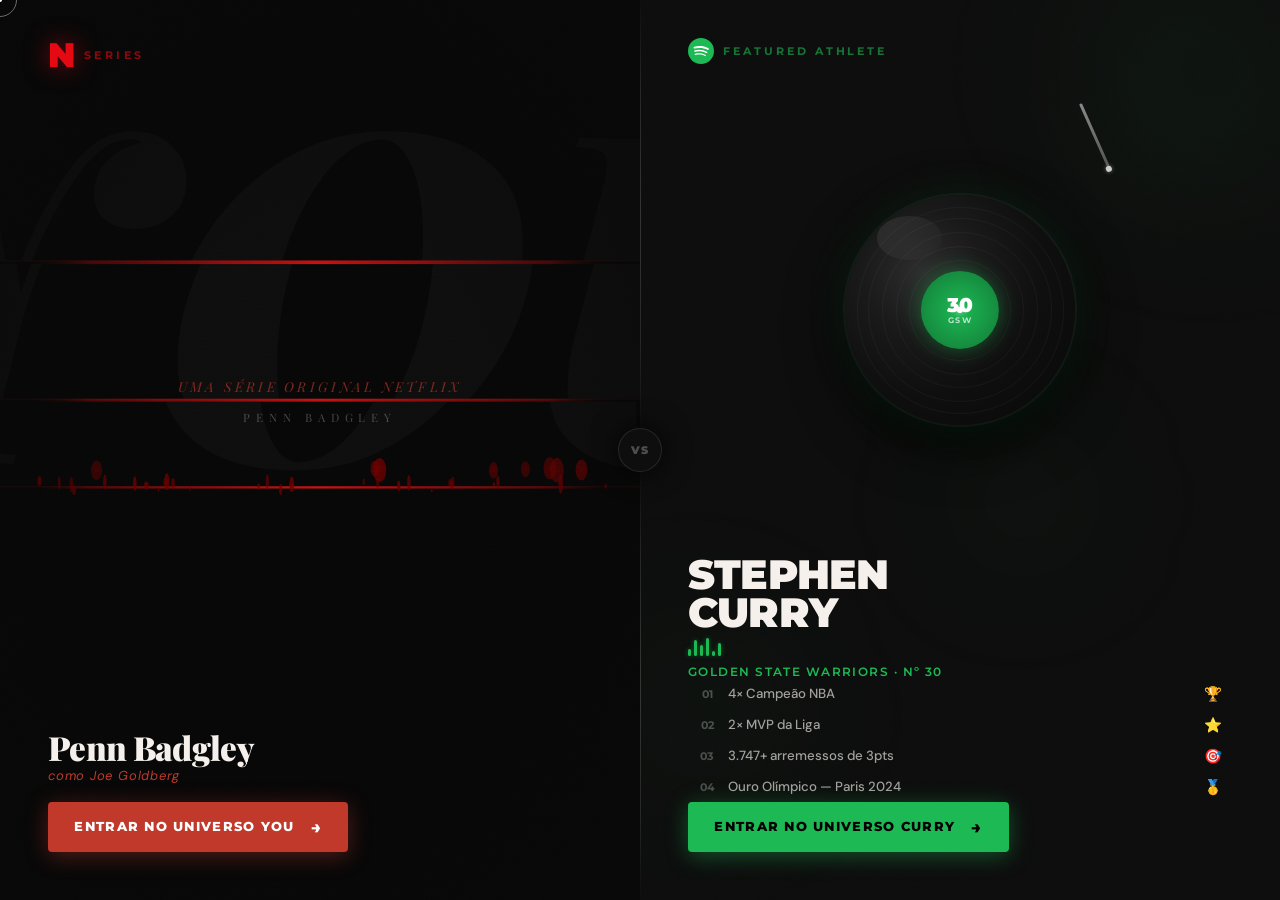
<file: lobby.html>
<!DOCTYPE html>
<html lang="pt-BR">
<head>
  <meta charset="UTF-8" />
  <meta name="viewport" content="width=device-width, initial-scale=1.0" />
  <title>Escolha seu Universo — YOU × Curry</title>
  <link rel="preconnect" href="https://fonts.googleapis.com" />
  <link rel="preconnect" href="https://fonts.gstatic.com" crossorigin />
  <link href="https://fonts.googleapis.com/css2?family=Playfair+Display:ital,wght@0,900;1,700;1,900&family=Montserrat:wght@700;800;900&family=DM+Sans:wght@400;500;600&display=swap" rel="stylesheet" />
  <link rel="stylesheet" href="lobby.css" />
</head>
<body>

<!-- Cursor -->
<div id="csr"></div>
<div id="csrDot"></div>

<!-- Fade overlay -->
<div id="overlay"></div>

<!-- ============================================================
     LOBBY SPLIT-SCREEN
============================================================ -->
<div id="lobby">

  <!-- ══════════════════════
       LADO ESQUERDO — YOU
  ══════════════════════ -->
  <div class="panel" id="pYOU">

    <canvas id="youCanvas"></canvas>
    <div class="grain"></div>
    <div class="vig-you"></div>

    <div class="pcontent">

      <!-- Badge Netflix -->
      <div class="badge-netflix">
        <span class="n-icon">N</span>
        <span class="badge-txt">Series</span>
      </div>

      <!-- Centro: taglines -->
      <div class="you-mid">
        <p class="you-tagline">Uma série original Netflix</p>
        <p class="you-sub">Penn Badgley</p>
      </div>

      <!-- Inferior: nome + botão -->
      <div class="you-bot">
        <div>
          <p class="you-name">Penn Badgley</p>
          <p class="you-role">como <em>Joe Goldberg</em></p>
        </div>
        <button class="enter-btn btn-you" onclick="goTo('you')">
          <span class="btn-t">Entrar no Universo YOU</span>
          <span class="btn-a">→</span>
          <div class="btn-rip"></div>
        </button>
      </div>

    </div>
  </div><!-- /#pYOU -->

  <!-- Divisor -->
  <div id="divider">
    <div class="div-line"></div>
    <div class="div-vs">VS</div>
    <div class="div-line"></div>
  </div>

  <!-- ══════════════════════════
       LADO DIREITO — CURRY
  ══════════════════════════ -->
  <div class="panel" id="pCurry">

    <!-- Orbs de glow verde -->
    <div class="orbs">
      <div class="orb orb1"></div>
      <div class="orb orb2"></div>
      <div class="orb orb3"></div>
    </div>
    <div class="grain"></div>
    <div class="vig-curry"></div>

    <div class="pcontent">

      <!-- Badge Spotify -->
      <div class="badge-spotify">
        <svg class="sp-icon" width="26" height="26" viewBox="0 0 24 24" fill="none">
          <circle cx="12" cy="12" r="12" fill="#1DB954"/>
          <path d="M17.9 10.9C14.7 9 9.35 8.8 6.3 9.75c-.5.15-1-.15-1.15-.6-.15-.5.15-1 .6-1.15 3.55-1.05 9.4-.85 13.1 1.35.45.25.6.85.35 1.3-.25.35-.85.5-1.3.25zm-.1 2.8c-.25.4-.75.5-1.15.25-2.7-1.65-6.8-2.15-9.95-1.15-.4.1-.85-.1-.95-.5-.1-.4.1-.85.5-.95 3.65-1.1 8.15-.55 11.25 1.35.4.25.5.75.3 1zm-1.3 2.7c-.2.35-.6.45-.9.25-2.35-1.45-5.3-1.75-8.8-.95-.35.1-.65-.15-.75-.45-.1-.35.15-.65.45-.75 3.8-.85 7.1-.5 9.7 1.1.35.15.4.55.3.8z" fill="white"/>
        </svg>
        <span class="sp-txt">Featured Athlete</span>
      </div>

      <!-- VINIL -->
      <div class="vinyl-wrap">
        <div class="vinyl-disk">
          <div class="grooves">
            <div class="groove" style="width:44%;height:44%;top:28%;left:28%;"></div>
            <div class="groove" style="width:56%;height:56%;top:22%;left:22%;"></div>
            <div class="groove" style="width:68%;height:68%;top:16%;left:16%;"></div>
            <div class="groove" style="width:80%;height:80%;top:10%;left:10%;"></div>
            <div class="groove" style="width:90%;height:90%;top:5%;left:5%;"></div>
          </div>
          <div class="vinyl-label">
            <span class="vn">30</span>
            <span class="vt">GSW</span>
          </div>
        </div>
        <div class="needle">
          <div class="needle-arm"></div>
          <div class="needle-tip"></div>
        </div>
      </div>

      <!-- Nome + Equalizador -->
      <div class="curry-name-blk">
        <h2 class="curry-title">STEPHEN<br/>CURRY</h2>
        <div class="eq">
          <span></span><span></span><span></span>
          <span></span><span></span><span></span>
        </div>
        <p class="curry-sub">Golden State Warriors · Nº 30</p>
      </div>

      <!-- Playlist de conquistas -->
      <ul class="playlist">
        <li class="track">
          <span class="trk-n">01</span>
          <span class="trk-l">4× Campeão NBA</span>
          <span class="trk-b">🏆</span>
        </li>
        <li class="track">
          <span class="trk-n">02</span>
          <span class="trk-l">2× MVP da Liga</span>
          <span class="trk-b">⭐</span>
        </li>
        <li class="track">
          <span class="trk-n">03</span>
          <span class="trk-l">3.747+ arremessos de 3pts</span>
          <span class="trk-b">🎯</span>
        </li>
        <li class="track">
          <span class="trk-n">04</span>
          <span class="trk-l">Ouro Olímpico — Paris 2024</span>
          <span class="trk-b">🥇</span>
        </li>
      </ul>

      <!-- Botão -->
      <button class="enter-btn btn-curry" onclick="goTo('curry')">
        <span class="btn-t">Entrar no Universo Curry</span>
        <span class="btn-a">→</span>
        <div class="btn-rip"></div>
      </button>

    </div>
  </div><!-- /#pCurry -->

</div><!-- /#lobby -->

<audio id="audioHelloYou" src="Audio/Hello_you.mp3" preload="auto"></audio>
<script src="lobby.js"></script>
</body>
</html>
</file>
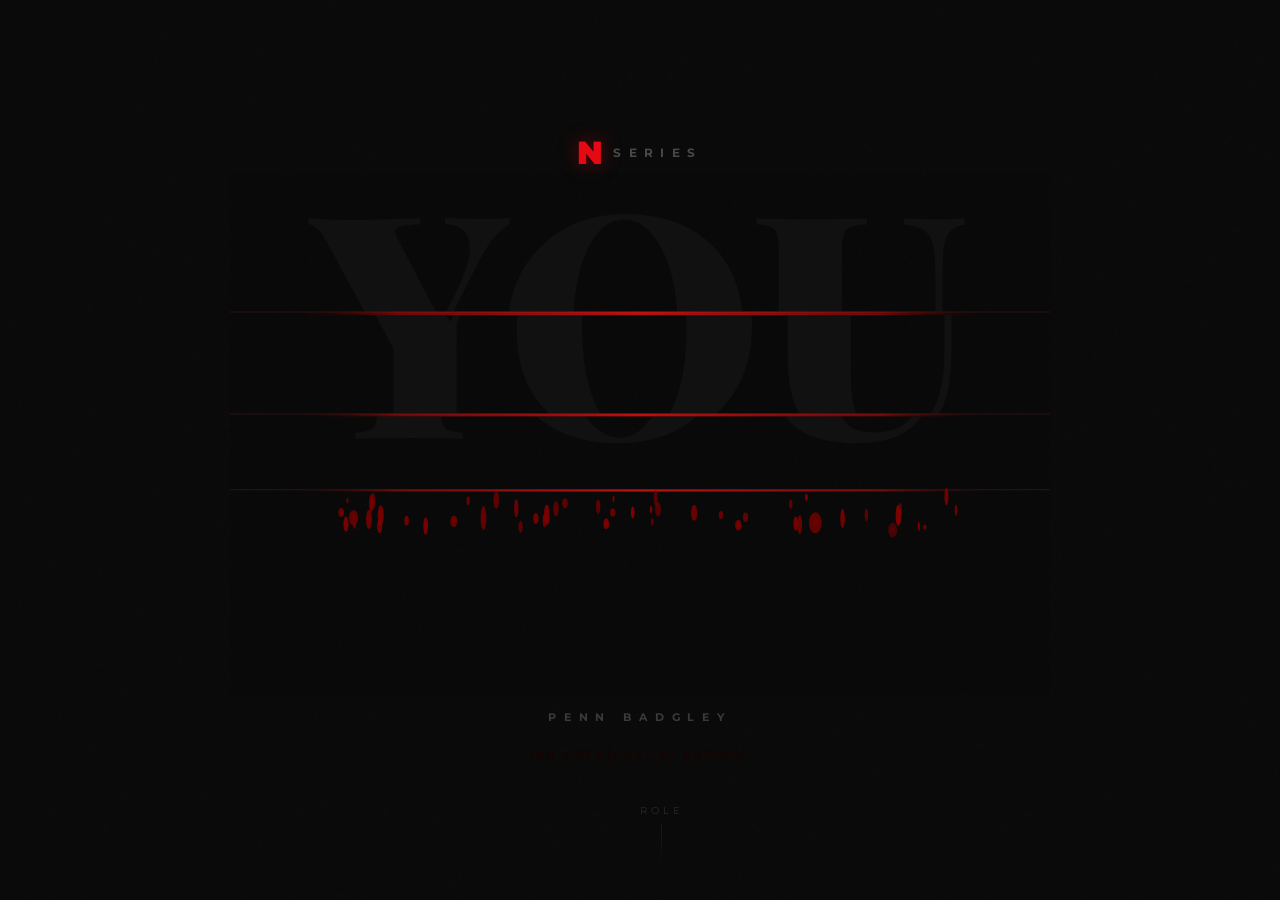
<file: Logos Animadas/you/you-logo-hero.html>
<!DOCTYPE html>
<html lang="pt-BR">
<head>
<meta charset="UTF-8">
<meta name="viewport" content="width=device-width, initial-scale=1.0">
<title>YOU — Hero Logo Animado</title>
<link rel="preconnect" href="https://fonts.googleapis.com">
<link rel="preconnect" href="https://fonts.gstatic.com" crossorigin>
<link href="https://fonts.googleapis.com/css2?family=Playfair+Display:wght@900&family=Montserrat:wght@700;800&display=swap" rel="stylesheet">
<style>
  /* ===================================================
     YOU HERO — Dark Cinema Blood Logo
     Integre o bloco .you-hero-section no seu index.html
     Substitui ou complementa o seu <section class="hero">
  =================================================== */

  *, *::before, *::after { box-sizing: border-box; margin: 0; padding: 0; }

  body {
    background: #0a0a0a;
    color: #f5f0eb;
    font-family: 'Montserrat', sans-serif;
    overflow: hidden;
  }

  /* ── HERO SECTION ── */
  .you-hero-section {
    position: relative;
    width: 100vw;
    height: 100vh;
    display: flex;
    flex-direction: column;
    align-items: center;
    justify-content: center;
    overflow: hidden;
    background: #0a0a0a;
  }

  /* Vignette atmosférica */
  .you-hero-section::before {
    content: '';
    position: absolute;
    inset: 0;
    background: radial-gradient(ellipse 80% 70% at 50% 50%, transparent 20%, #0a0a0a 100%);
    z-index: 2;
    pointer-events: none;
  }

  /* Grain de película */
  .you-hero-section::after {
    content: '';
    position: absolute;
    inset: 0;
    background-image: url("data:image/svg+xml,%3Csvg viewBox='0 0 200 200' xmlns='http://www.w3.org/2000/svg'%3E%3Cfilter id='n'%3E%3CfeTurbulence type='fractalNoise' baseFrequency='0.9' numOctaves='4' stitchTiles='stitch'/%3E%3C/filter%3E%3Crect width='100%25' height='100%25' filter='url(%23n)' opacity='0.04'/%3E%3C/svg%3E");
    opacity: 0.18;
    z-index: 3;
    pointer-events: none;
    mix-blend-mode: overlay;
  }

  /* ── N SERIES ── */
  .n-series-bar {
    position: relative;
    z-index: 10;
    display: flex;
    align-items: center;
    gap: 10px;
    letter-spacing: 0.6em;
    font-size: 0.78rem;
    color: #484848;
    font-weight: 700;
    margin-bottom: 4px;
    opacity: 0;
    animation: youFadeUp 0.9s 0.3s cubic-bezier(0.22, 1, 0.36, 1) forwards;
  }
  .n-series-bar .n-icon {
    color: #E50914;
    font-size: 2rem;
    font-weight: 900;
    line-height: 1;
    letter-spacing: 0;
    text-shadow: 0 0 20px rgba(229, 9, 20, 0.4);
  }

  /* ── CANVAS LOGO ── */
  .you-logo-wrap {
    position: relative;
    z-index: 10;
    display: flex;
    align-items: center;
    justify-content: center;
    cursor: default;
  }
  #youCanvas {
    display: block;
    max-width: 92vw;
    opacity: 0;
    animation: youFadeIn 1.2s 0.1s ease forwards;
  }

  /* ── SUBTITLE ── */
  .you-subtitle {
    position: relative;
    z-index: 10;
    font-weight: 700;
    letter-spacing: 0.72em;
    font-size: 0.68rem;
    color: #3a3a3a;
    margin-top: 14px;
    text-transform: uppercase;
    opacity: 0;
    animation: youFadeUp 0.9s 1.3s cubic-bezier(0.22, 1, 0.36, 1) forwards;
  }

  /* ── TAGLINE ── */
  .you-tagline {
    position: relative;
    z-index: 10;
    font-family: 'Playfair Display', serif;
    font-style: italic;
    font-size: 0.92rem;
    color: #1e0000;
    letter-spacing: 0.14em;
    margin-top: 20px;
    opacity: 0;
    animation: youFadeUp 0.9s 1.8s cubic-bezier(0.22, 1, 0.36, 1) forwards;
  }

  /* ── SCROLL CUE ── */
  .you-scroll-cue {
    position: absolute;
    bottom: 36px;
    left: 50%;
    transform: translateX(-50%);
    z-index: 10;
    display: flex;
    flex-direction: column;
    align-items: center;
    gap: 8px;
    opacity: 0;
    animation: youFadeUp 0.9s 2.5s ease forwards;
  }
  .you-scroll-cue span {
    font-size: 0.6rem;
    letter-spacing: 0.4em;
    color: #2a2a2a;
    text-transform: uppercase;
  }
  .you-scroll-line {
    width: 1px;
    height: 40px;
    background: linear-gradient(to bottom, #5a0000, transparent);
    animation: scrollPulse 2s ease-in-out infinite;
  }

  /* ── KEYFRAMES ── */
  @keyframes youFadeUp {
    from { opacity: 0; transform: translateY(14px); }
    to   { opacity: 1; transform: translateY(0); }
  }
  @keyframes youFadeIn {
    from { opacity: 0; }
    to   { opacity: 1; }
  }
  @keyframes scrollPulse {
    0%, 100% { transform: scaleY(1); opacity: 0.5; }
    50%       { transform: scaleY(1.3); opacity: 1; }
  }
</style>
</head>
<body>

<section class="you-hero-section" id="youHero">

  <!-- N SERIES -->
  <div class="n-series-bar">
    <span class="n-icon">N</span>
    <span>SERIES</span>
  </div>

  <!-- LOGO CANVAS -->
  <div class="you-logo-wrap">
    <canvas id="youCanvas"></canvas>
  </div>

  <!-- PENN BADGLEY -->
  <p class="you-subtitle">Penn Badgley</p>

  <!-- TAGLINE -->
  <p class="you-tagline">You will always be watched.</p>

  <!-- SCROLL CUE -->
  <div class="you-scroll-cue">
    <span>Role</span>
    <div class="you-scroll-line"></div>
  </div>

</section>

<script>
(function () {
  'use strict';

  const canvas = document.getElementById('youCanvas');
  const ctx = canvas.getContext('2d');

  /* ── Dimensionamento ── */
  const MAX_W = 820;
  const W = Math.min(window.innerWidth * 0.9, MAX_W);
  const FONT_SIZE = W * 0.38;
  canvas.width  = W;
  canvas.height = FONT_SIZE * 1.68;
  const CW = canvas.width;
  const CH = canvas.height;

  /* ── Cortes do slice (posição Y, espessura, deslocamento X) ── */
  const CUTS = [
    { y: CH * 0.265, h: 3.5, dx:  9 },
    { y: CH * 0.460, h: 2.8, dx: -7 },
    { y: CH * 0.605, h: 2.2, dx:  5 },
  ];

  /* ── Função: Desenha "YOU" com slices deslocados ── */
  function drawYOU() {
    const FONT = `900 ${FONT_SIZE}px 'Playfair Display', Georgia, serif`;
    const TEXT_Y = CH * 0.025;

    // Limites dos segmentos entre cortes
    const segs = [
      { from: 0,               to: CUTS[0].y,         dx: 0 },
      { from: CUTS[0].y + CUTS[0].h, to: CUTS[1].y,  dx: CUTS[0].dx },
      { from: CUTS[1].y + CUTS[1].h, to: CUTS[2].y,  dx: CUTS[1].dx },
      { from: CUTS[2].y + CUTS[2].h, to: CH,          dx: CUTS[2].dx },
    ];

    segs.forEach(seg => {
      ctx.save();
      ctx.beginPath();
      ctx.rect(0, seg.from, CW, seg.to - seg.from);
      ctx.clip();
      ctx.font = FONT;
      ctx.textAlign = 'center';
      ctx.textBaseline = 'top';
      ctx.fillStyle = '#111111';
      ctx.fillText('YOU', CW / 2 + seg.dx, TEXT_Y);
      ctx.restore();
    });

    /* Linhas-fenda vermelhas nos cortes */
    CUTS.forEach(cut => {
      const g = ctx.createLinearGradient(CW * 0.08, cut.y, CW * 0.92, cut.y);
      g.addColorStop(0,    'rgba(60,0,0,0)');
      g.addColorStop(0.15, 'rgba(160,8,8,0.65)');
      g.addColorStop(0.5,  'rgba(210,16,16,0.88)');
      g.addColorStop(0.85, 'rgba(160,8,8,0.65)');
      g.addColorStop(1,    'rgba(60,0,0,0)');
      ctx.fillStyle = g;
      ctx.fillRect(0, cut.y, CW, cut.h);

      /* Reflexo branco-quente ultra fino */
      ctx.fillStyle = `rgba(255,80,80,0.18)`;
      ctx.fillRect(0, cut.y, CW, 0.8);
    });
  }

  /* ──────────────────────────────────────
     BLOOD SYSTEM
  ─────────────────────────────────────── */

  /* Âncoras X: logo Y, O, U */
  const anchors = () => [
    CW*0.13, CW*0.17, CW*0.22, CW*0.28,
    CW*0.37, CW*0.43, CW*0.5,  CW*0.56,
    CW*0.63, CW*0.70, CW*0.77, CW*0.83, CW*0.88
  ];

  /* ── Drip (fio grosso escorrendo) ── */
  class Drip {
    constructor() { this.reset(true); }
    reset(init) {
      const ax = anchors();
      this.x    = ax[Math.floor(Math.random() * ax.length)] + (Math.random() - 0.5) * CW * 0.06;
      this.topY = CH * (0.66 + (Math.random() - 0.5) * 0.04);
      this.maxY = CH * (0.84 + Math.random() * 0.18);
      this.head = this.topY;
      this.spd  = 0.14 + Math.random() * 0.52;
      this.w    = 1.8  + Math.random() * 3.8;
      this.alpha= 0.50 + Math.random() * 0.38;
      this.done = false;
      this.delay= (init ? Math.random() * 4500 : Math.random() * 1200) + performance.now();
      this.headR= this.w * 1.6;
    }
    tick(now) {
      if (now < this.delay || this.done) return;
      this.head += this.spd;
      if (this.head >= this.maxY) this.done = true;
    }
    draw(ctx, now) {
      if (now < this.delay || this.head <= this.topY) return;
      /* Streak */
      const g = ctx.createLinearGradient(this.x, this.topY, this.x, this.head);
      g.addColorStop(0,   `rgba(120,0,0,${this.alpha * 0.6})`);
      g.addColorStop(0.5, `rgba(100,0,0,${this.alpha})`);
      g.addColorStop(1,   `rgba(80,0,0,${this.alpha})`);
      ctx.beginPath();
      ctx.moveTo(this.x, this.topY);
      ctx.lineTo(this.x, this.head);
      ctx.strokeStyle = g;
      ctx.lineWidth = this.w;
      ctx.lineCap = 'round';
      ctx.stroke();
      /* Cabeça bulbosa */
      if (!this.done) {
        ctx.beginPath();
        ctx.ellipse(this.x, this.head, this.headR * 0.85, this.headR * 1.4, 0, 0, Math.PI * 2);
        ctx.fillStyle = `rgba(130,0,0,${this.alpha})`;
        ctx.fill();
      } else {
        /* Espalha na base */
        for (let i = 0; i < 3; i++) {
          const rx = this.w * (1.4 + i * 0.6);
          const ry = this.w * (0.5 + i * 0.25);
          const ox = (Math.random() - 0.5) * 4;
          ctx.beginPath();
          ctx.ellipse(this.x + ox, this.maxY, rx, ry, 0, 0, Math.PI * 2);
          ctx.fillStyle = `rgba(85,0,0,${this.alpha * (0.7 - i * 0.18)})`;
          ctx.fill();
        }
      }
    }
  }

  /* ── Drop (gotas pequenas / spray) ── */
  class Drop {
    constructor(init) { this.reset(init); }
    reset(init) {
      const ax = anchors();
      this.x    = ax[Math.floor(Math.random() * ax.length)] + (Math.random() - 0.5) * CW * 0.09;
      this.y    = CH * (0.64 + (Math.random() - 0.5) * 0.06);
      this.vy   = 0.5 + Math.random() * 1.8;
      this.vx   = (Math.random() - 0.5) * 0.55;
      this.r    = 1.4 + Math.random() * 3.2;
      this.alpha= 0.65 + Math.random() * 0.32;
      this.str  = 1   + Math.random() * 2.2;   // stretch vertical
      this.trail= [];
      this.delay= (init ? Math.random() * 4000 : Math.random() * 300) + performance.now();
      this.alive= false;
    }
    tick(now) {
      if (!this.alive) {
        if (now >= this.delay) this.alive = true;
        else return;
      }
      this.trail.push({ x: this.x, y: this.y, r: this.r * 0.5 });
      if (this.trail.length > 10) this.trail.shift();
      this.y   += this.vy;
      this.x   += this.vx;
      this.vy  *= 1.018;
      this.vx  *= 0.97;
      this.r    = Math.max(0.2, this.r - 0.014);
      this.alpha= Math.max(0, this.alpha - 0.0018);
      if (this.y > CH * 1.08 || this.r < 0.2 || this.alpha <= 0) this.reset(false);
    }
    draw(ctx) {
      if (!this.alive) return;
      this.trail.forEach((t, i) => {
        const a = (i / this.trail.length) * this.alpha * 0.45;
        ctx.beginPath();
        ctx.ellipse(t.x, t.y, t.r * 0.55, t.r * 0.85, 0, 0, Math.PI * 2);
        ctx.fillStyle = `rgba(95,0,0,${a})`;
        ctx.fill();
      });
      ctx.beginPath();
      ctx.ellipse(this.x, this.y, this.r * 0.68, this.r * this.str, 0, 0, Math.PI * 2);
      ctx.fillStyle = `rgba(${118 + (Math.random() * 20 | 0)},0,0,${this.alpha})`;
      ctx.fill();
    }
  }

  /* ── Poça acumulada na base ── */
  class Puddle {
    constructor() {
      const ax = anchors();
      this.x = ax[Math.floor(Math.random() * ax.length)] + (Math.random() - 0.5) * CW * 0.07;
      this.y = CH * (0.87 + Math.random() * 0.1);
      this.rx = 0;
      this.ry = 0;
      this.maxRx = 6 + Math.random() * 18;
      this.maxRy = this.maxRx * 0.38;
      this.alpha = 0.35 + Math.random() * 0.25;
      this.growSpd = 0.04 + Math.random() * 0.12;
      this.delay = Math.random() * 6000 + performance.now();
    }
    tick(now) {
      if (now < this.delay) return;
      if (this.rx < this.maxRx) { this.rx += this.growSpd; this.ry = this.rx * 0.38; }
    }
    draw(ctx, now) {
      if (now < this.delay || this.rx < 0.5) return;
      ctx.beginPath();
      ctx.ellipse(this.x, this.y, this.rx, this.ry, 0, 0, Math.PI * 2);
      ctx.fillStyle = `rgba(70,0,0,${this.alpha})`;
      ctx.fill();
    }
  }

  /* ── Init partículas ── */
  const drips   = Array.from({ length: 26 }, () => new Drip());
  const drops   = Array.from({ length: 140 }, (_, i) => new Drop(true));
  const puddles = Array.from({ length: 18 }, () => new Puddle());

  /* ── Loop principal ── */
  let startTime = null;
  const BLOOD_DELAY = 900; // ms após fontes carregadas

  function loop(now) {
    if (!startTime) startTime = now;
    const elapsed = now - startTime;

    ctx.clearRect(0, 0, CW, CH);

    /* Fundo ultra-escuro */
    ctx.fillStyle = 'rgba(10,10,10,0.08)';
    ctx.fillRect(0, 0, CW, CH);

    /* Logo com slices */
    drawYOU();

    /* Sangue só aparece após delay */
    if (elapsed > BLOOD_DELAY) {
      puddles.forEach(p => { p.tick(now); p.draw(ctx, now); });
      drips.forEach(d => { d.tick(now); d.draw(ctx, now); });
      drops.forEach(d => { d.tick(now); d.draw(ctx); });
    }

    requestAnimationFrame(loop);
  }

  /* ── Espera fontes antes de animar ── */
  document.fonts.ready.then(() => {
    requestAnimationFrame(loop);
  });

  /* ── Resize ── */
  window.addEventListener('resize', () => {
    const nw = Math.min(window.innerWidth * 0.9, MAX_W);
    if (Math.abs(nw - W) < 10) return;
    location.reload();
  });

})();
</script>
</body>
</html>
</file>
<file: lobby.css>
/* ================================================================
   LOBBY — YOU × Curry
   CSS Separado
================================================================ */

/* ================================================================
   RESET & BASE
================================================================ */
*, *::before, *::after { box-sizing: border-box; margin: 0; padding: 0; }

:root {
  --you-bg:        #080808;
  --you-red:       #c0392b;
  --you-red-glow:  rgba(192,57,43,0.35);
  --netflix-red:   #E50914;

  --curry-bg:      #0d0d0d;
  --spotify:       #1DB954;
  --spotify-glow:  rgba(29,185,84,0.3);

  --white:      #f5f0eb;
  --white-dim:  rgba(245,240,235,0.65);
  --white-mute: rgba(245,240,235,0.28);

  --font-dis:   'Playfair Display', Georgia, serif;
  --font-spt:   'Montserrat', system-ui, sans-serif;
  --font-body:  'DM Sans', system-ui, sans-serif;

  --panel-spd:  0.7s cubic-bezier(0.77,0,0.175,1);
}

html, body {
  width: 100%; height: 100%;
  overflow: hidden;
  background: #000;
  font-family: var(--font-body);
  cursor: none;
}

a, button, [onclick] { cursor: none; }

/* Scrollbar */
::-webkit-scrollbar { width: 4px; }
::-webkit-scrollbar-thumb { background: #333; }

/* ================================================================
   CURSOR
================================================================ */
#csr {
  position: fixed; z-index: 9999;
  width: 34px; height: 34px;
  border: 1.5px solid rgba(245,240,235,0.45);
  border-radius: 50%;
  pointer-events: none;
  transform: translate(-50%,-50%);
  transition: width .2s, height .2s, border-color .2s, opacity .2s;
  mix-blend-mode: difference;
}
#csrDot {
  position: fixed; z-index: 9999;
  width: 4px; height: 4px;
  background: #fff; border-radius: 50%;
  pointer-events: none;
  transform: translate(-50%,-50%);
}
body.on-you   #csr { border-color: rgba(192,57,43,0.7); }
body.on-curry #csr { border-color: rgba(29,185,84,0.7); }

/* ================================================================
   TRANSITION OVERLAY
================================================================ */
#overlay {
  position: fixed; inset: 0;
  background: #000;
  z-index: 1000;
  opacity: 0;
  pointer-events: none;
  transition: opacity 0.45s ease;
}
#overlay.show { opacity: 1; pointer-events: all; }

/* ================================================================
   CONTAINER SPLIT-SCREEN
================================================================ */
#lobby {
  display: flex;
  width: 100vw; height: 100vh;
  position: relative;
  overflow: hidden;
}

/* HOVER: expande o lado que o mouse está */
#lobby.hy  #pYOU   { flex-basis: 62%; }
#lobby.hy  #pCurry { flex-basis: 38%; }
#lobby.hc  #pYOU   { flex-basis: 38%; }
#lobby.hc  #pCurry { flex-basis: 62%; }

/* CLICK: expande para 100% o lado clicado */
#lobby.xy  #pYOU   { flex-basis: 100%; }
#lobby.xy  #pCurry { flex-basis: 0%; opacity: 0; }
#lobby.xy  #divider { opacity: 0; }
#lobby.xc  #pCurry { flex-basis: 100%; }
#lobby.xc  #pYOU   { flex-basis: 0%; opacity: 0; }
#lobby.xc  #divider { opacity: 0; }

/* ================================================================
   PAINÉIS
================================================================ */
.panel {
  position: relative;
  flex: 0 0 50%;
  height: 100vh;
  overflow: hidden;
  transition: flex-basis var(--panel-spd), opacity var(--panel-spd);
}

/* Grain de película */
.grain {
  position: absolute; inset: 0; z-index: 5;
  pointer-events: none;
  background-image: url("data:image/svg+xml,%3Csvg xmlns='http://www.w3.org/2000/svg' width='250' height='250'%3E%3Cfilter id='f'%3E%3CfeTurbulence type='fractalNoise' baseFrequency='0.8' numOctaves='4' stitchTiles='stitch'/%3E%3C/filter%3E%3Crect width='250' height='250' filter='url(%23f)' opacity='0.055'/%3E%3C/svg%3E");
  opacity: 0.55; mix-blend-mode: overlay;
}

/* Conteúdo posicionado */
.pcontent {
  position: absolute; inset: 0; z-index: 20;
  display: flex; flex-direction: column;
  padding: 2.4rem 3rem 3rem;
}

/* Animações de entrada */
@keyframes sLeft  { from { transform: translateX(-110%); opacity: 0; } to { transform: translateX(0); opacity: 1; } }
@keyframes sRight { from { transform: translateX(110%);  opacity: 0; } to { transform: translateX(0); opacity: 1; } }
@keyframes fUp    { from { opacity: 0; transform: translateY(18px);  } to { opacity: 1; transform: translateY(0); } }
@keyframes fDown  { from { opacity: 0; transform: translateY(-14px); } to { opacity: 1; transform: translateY(0); } }

#pYOU   { background: var(--you-bg);   animation: sLeft  0.9s cubic-bezier(0.23,1,0.32,1) both; }
#pCurry { background: var(--curry-bg); animation: sRight 0.9s cubic-bezier(0.23,1,0.32,1) both; }

/* ================================================================
   PAINEL YOU — NETFLIX THEME
================================================================ */
#youCanvas {
  position: absolute; inset: 0;
  width: 100%; height: 100%;
  display: block; z-index: 1;
}

/* Scan-lines CRT */
#pYOU::after {
  content: '';
  position: absolute; inset: 0; z-index: 6; pointer-events: none;
  background: repeating-linear-gradient(
    0deg, transparent, transparent 2px,
    rgba(0,0,0,0.035) 2px, rgba(0,0,0,0.035) 4px
  );
}

/* Vinheta YOU */
.vig-you {
  position: absolute; inset: 0; z-index: 4; pointer-events: none;
  background: radial-gradient(ellipse 88% 85% at 50% 50%,
    transparent 30%, rgba(8,8,8,0.92) 100%);
}

/* Badge Netflix */
.badge-netflix {
  display: inline-flex; align-items: center; gap: 9px;
  animation: fDown 0.65s 0.95s ease both;
  align-self: flex-start;
  user-select: none;
}
.n-icon {
  font-family: var(--font-spt); font-weight: 900; font-size: 2.1rem;
  color: var(--netflix-red); line-height: 1;
  text-shadow: 0 0 24px rgba(229,9,20,0.55);
}
.badge-txt {
  font-family: var(--font-spt); font-weight: 700;
  font-size: 0.66rem; letter-spacing: 0.32em;
  color: rgba(229,9,20,0.6); text-transform: uppercase;
}

/* Centro YOU */
.you-mid {
  flex: 1; display: flex; flex-direction: column;
  align-items: center; justify-content: center; gap: 0.9rem;
  text-align: center;
  animation: fDown 0.75s 1.1s ease both;
  pointer-events: none;
}
.you-tagline {
  font-family: var(--font-dis); font-style: italic;
  font-size: clamp(0.65rem, 1.1vw, 0.85rem);
  letter-spacing: 0.24em; color: rgba(192,57,43,0.65);
  text-transform: uppercase;
}
.you-sub {
  font-family: var(--font-dis);
  font-size: clamp(0.6rem, 0.9vw, 0.76rem);
  letter-spacing: 0.5em; color: var(--white-mute);
  text-transform: uppercase;
}

/* Bloco inferior YOU */
.you-bot {
  display: flex; flex-direction: column; gap: 1.1rem;
  animation: fUp 0.7s 1.2s ease both;
}
.you-name {
  font-family: var(--font-dis); font-weight: 900;
  font-size: clamp(1.5rem, 2.6vw, 2.1rem);
  color: var(--white); letter-spacing: -0.02em; line-height: 1.05;
}
.you-role {
  font-size: 0.81rem; color: var(--you-red);
  font-style: italic; letter-spacing: 0.06em; margin-top: 2px;
}

/* ================================================================
   PAINEL CURRY — SPOTIFY THEME
================================================================ */
/* Orbs de brilho */
.orbs { position: absolute; inset: 0; z-index: 1; pointer-events: none; overflow: hidden; }
.orb {
  position: absolute; border-radius: 50%;
  filter: blur(72px);
  animation: orbP 6s ease-in-out infinite;
}
.orb1 { width: 340px; height: 340px; top: -100px; right: -100px;
         background: radial-gradient(circle, rgba(29,185,84,0.16), transparent 70%); animation-delay: 0s; }
.orb2 { width: 250px; height: 250px; bottom: 60px; left: -70px;
         background: radial-gradient(circle, rgba(29,185,84,0.11), transparent 70%); animation-delay: -2.2s; }
.orb3 { width: 190px; height: 190px; top: 45%; left: 45%;
         background: radial-gradient(circle, rgba(29,185,84,0.09), transparent 70%); animation-delay: -4.1s; }
@keyframes orbP { 0%,100%{opacity:.7;transform:scale(1)} 50%{opacity:1;transform:scale(1.18)} }

/* Vinheta Curry */
.vig-curry {
  position: absolute; inset: 0; z-index: 4; pointer-events: none;
  background: radial-gradient(ellipse 88% 85% at 50% 50%,
    transparent 30%, rgba(13,13,13,0.88) 100%);
}

/* Badge Spotify */
.badge-spotify {
  display: inline-flex; align-items: center; gap: 9px;
  animation: fDown 0.65s 0.95s ease both;
  align-self: flex-start; user-select: none;
}
.sp-icon {
  font-size: 1.55rem; color: var(--spotify); line-height: 1;
  text-shadow: 0 0 18px rgba(29,185,84,0.55);
}
.sp-txt {
  font-family: var(--font-spt); font-weight: 700;
  font-size: 0.66rem; letter-spacing: 0.28em;
  color: rgba(29,185,84,0.6); text-transform: uppercase;
}

/* ── VINIL ── */
.vinyl-wrap {
  flex: 1; display: flex; align-items: center; justify-content: center;
  animation: fDown 0.85s 1.05s ease both;
  pointer-events: none;
}

.vinyl-disk {
  position: relative;
  width: clamp(150px,20vw,230px); height: clamp(150px,20vw,230px);
  border-radius: 50%;
  background: radial-gradient(circle at 34% 34%,
    #2e2e2e 0%, #1a1a1a 28%, #0f0f0f 56%, #080808 100%);
  box-shadow:
    0 0 0 2px rgba(255,255,255,0.04),
    0 0 40px rgba(29,185,84,0.13),
    0 18px 56px rgba(0,0,0,0.85);
  animation: spin 5s linear infinite;
  animation-play-state: paused;
  flex-shrink: 0;
}
#pCurry:hover .vinyl-disk {
  animation-play-state: running;
  box-shadow:
    0 0 0 2px rgba(255,255,255,0.06),
    0 0 55px rgba(29,185,84,0.38),
    0 18px 56px rgba(0,0,0,0.85);
  transition: box-shadow 0.4s ease;
}
@keyframes spin { to { transform: rotate(360deg); } }

/* Sulcos */
.grooves { position: absolute; inset: 0; border-radius: 50%; overflow: hidden; pointer-events: none; }
.groove  { position: absolute; border-radius: 50%; border: 0.5px solid rgba(255,255,255,0.04); }

/* Label central */
.vinyl-label {
  position: absolute; top: 50%; left: 50%;
  transform: translate(-50%,-50%);
  width: 34%; height: 34%; border-radius: 50%;
  background: radial-gradient(circle, #1DB954 0%, #14853c 80%);
  display: flex; flex-direction: column; align-items: center; justify-content: center;
  box-shadow: 0 0 22px rgba(29,185,84,0.45);
}
.vn { font-family: var(--font-spt); font-weight: 900;
       font-size: clamp(0.9rem,1.6vw,1.3rem); color: #fff; line-height: 1; }
.vt { font-family: var(--font-spt); font-weight: 700;
       font-size: clamp(0.42rem,0.65vw,0.55rem); letter-spacing: 0.18em;
       color: rgba(255,255,255,0.7); text-transform: uppercase; }
.vinyl-label::after {
  content: ''; position: absolute;
  width: 6px; height: 6px; background: #fff;
  border-radius: 50%; box-shadow: 0 0 6px rgba(255,255,255,0.8);
}
/* Reflexo */
.vinyl-disk::before {
  content: ''; position: absolute; z-index: 2; pointer-events: none;
  top: 9%; left: 14%; width: 28%; height: 19%;
  background: linear-gradient(135deg, rgba(255,255,255,0.09), transparent);
  border-radius: 50%;
}

/* Agulha */
.needle {
  position: absolute; top: 8%;
  right: calc(50% - clamp(75px,10vw,115px) - 8px);
  width: 6px; height: clamp(55px,9vw,85px);
  transform-origin: top center;
  transform: rotate(-24deg);
  z-index: 3; pointer-events: none;
  transition: transform 0.55s ease;
}
#pCurry:hover .needle { transform: rotate(-11deg); }

.needle-arm { width: 3px; height: 80%; background: linear-gradient(to bottom,#888,#555); border-radius:1px; margin:0 auto; }
.needle-tip { width:6px; height:6px; background:#ccc; border-radius:50%; margin:0 auto; box-shadow:0 0 4px rgba(255,255,255,0.4); }

/* ── Nome + Equalizador ── */
.curry-name-blk {
  display: flex; flex-direction: column; gap: 0.45rem;
  animation: fUp 0.7s 1.12s ease both;
}
.curry-title {
  font-family: var(--font-spt); font-weight: 900;
  font-size: clamp(1.7rem,3.2vw,2.7rem);
  color: var(--white); letter-spacing: -0.02em;
  line-height: 0.92; text-transform: uppercase;
}
.curry-sub {
  font-family: var(--font-spt); font-weight: 600;
  font-size: 0.75rem; letter-spacing: 0.12em;
  color: var(--spotify); text-transform: uppercase;
}
.eq {
  display: flex; align-items: flex-end; gap: 3px; height: 18px;
}
.eq span {
  display: block; width: 3px; border-radius: 2px;
  background: var(--spotify);
  box-shadow: 0 0 5px rgba(29,185,84,0.5);
  animation: eqB 0.8s ease-in-out infinite alternate;
}
.eq span:nth-child(1){height:7px;  animation-delay:.00s}
.eq span:nth-child(2){height:16px; animation-delay:.12s}
.eq span:nth-child(3){height:11px; animation-delay:.24s}
.eq span:nth-child(4){height:18px; animation-delay:.07s}
.eq span:nth-child(5){height:5px;  animation-delay:.32s}
.eq span:nth-child(6){height:13px; animation-delay:.18s}
@keyframes eqB { from{transform:scaleY(.25)} to{transform:scaleY(1)} }

/* ── Mini Playlist ── */
.playlist {
  list-style: none;
  display: flex; flex-direction: column; gap: 1px;
  animation: fUp 0.7s 1.28s ease both;
}
.track {
  display: flex; align-items: center; gap: 12px;
  padding: 6px 10px; border-radius: 6px;
  transition: background 0.15s;
}
.track:hover { background: rgba(255,255,255,0.05); }
.trk-n { font-family:var(--font-spt); font-size:.69rem; font-weight:700; color:var(--white-mute); width:18px; text-align:center; flex-shrink:0; }
.trk-l { font-size:.83rem; color:var(--white-dim); flex:1; font-weight:500; white-space:nowrap; overflow:hidden; text-overflow:ellipsis; }
.trk-b { font-size:.9rem; flex-shrink:0; }

/* ================================================================
   BOTÕES DE ENTRADA
================================================================ */
.enter-btn {
  display: inline-flex; align-items: center;
  justify-content: space-between; gap: 1rem;
  padding: 0.95rem 1.65rem;
  font-family: var(--font-spt); font-size: 0.8rem;
  font-weight: 800; letter-spacing: 0.1em; text-transform: uppercase;
  border: none; border-radius: 4px; position: relative; overflow: hidden;
  transition: transform 0.2s ease, box-shadow 0.2s ease;
  align-self: flex-start;
  animation: fUp 0.7s 1.42s ease both;
}
.enter-btn:hover { transform: translateY(-3px) scale(1.025); }
.enter-btn:active { transform: scale(0.96); }
.btn-t { position: relative; z-index: 1; }
.btn-a { position: relative; z-index: 1; font-size: 1.05rem; transition: transform .2s; }
.enter-btn:hover .btn-a { transform: translateX(5px); }
.btn-rip {
  position: absolute; inset: 0; border-radius: inherit;
  background: rgba(255,255,255,0.13);
  transform: scale(0); opacity: 0;
  transition: transform .4s, opacity .4s;
}
.enter-btn:active .btn-rip { transform: scale(1); opacity: 1; }

.btn-you {
  background: var(--you-red); color: #fff;
  box-shadow: 0 4px 22px rgba(192,57,43,0.4);
}
.btn-you:hover { box-shadow: 0 8px 32px rgba(192,57,43,0.62); }

.btn-curry {
  background: var(--spotify); color: #000;
  box-shadow: 0 4px 22px rgba(29,185,84,0.4);
}
.btn-curry:hover { box-shadow: 0 8px 32px rgba(29,185,84,0.62); }

/* ================================================================
   DIVISOR CENTRAL
================================================================ */
#divider {
  position: absolute; left: 50%; top: 0; bottom: 0;
  transform: translateX(-50%);
  z-index: 50; display: flex; flex-direction: column; align-items: center;
  pointer-events: none;
  transition: left var(--panel-spd), opacity 0.35s ease;
}
#lobby.hy  #divider { left: 62%; }
#lobby.hc  #divider { left: 38%; }

.div-line {
  flex: 1; width: 1px;
  background: linear-gradient(to bottom,
    transparent, rgba(255,255,255,0.1) 20%,
    rgba(255,255,255,0.16) 50%,
    rgba(255,255,255,0.1) 80%, transparent);
}
.div-vs {
  flex-shrink: 0; width: 44px; height: 44px; border-radius: 50%;
  background: #0e0e0e; border: 1px solid rgba(255,255,255,0.1);
  display: flex; align-items: center; justify-content: center;
  font-family: var(--font-spt); font-weight: 900;
  font-size: 0.7rem; letter-spacing: 0.08em; color: var(--white-mute);
  box-shadow: 0 0 28px rgba(0,0,0,0.85);
  animation: vsP 3s ease-in-out infinite;
}
@keyframes vsP {
  0%,100%{ box-shadow: 0 0 18px rgba(0,0,0,.8); }
  50%    { box-shadow: 0 0 28px rgba(255,255,255,.05), 0 0 50px rgba(0,0,0,.6); }
}

/* ================================================================
   RESPONSIVO — MOBILE: painéis empilhados verticalmente
================================================================ */
@media (max-width: 768px) {
  html, body { overflow: auto; }
  #lobby {
    flex-direction: column;
    height: auto; min-height: 100vh;
  }
  .panel { flex: 0 0 auto !important; width: 100% !important; height: 100vh; opacity:1!important; }
  #divider { display: none; }
  .pcontent { padding: 2rem 1.8rem 2.4rem; }
  #lobby.hy #pYOU, #lobby.hy #pCurry,
  #lobby.hc #pYOU, #lobby.hc #pCurry { flex: unset; }
  .enter-btn { align-self: stretch; justify-content: center; }
}
@media (max-width: 480px) {
  .you-name   { font-size: 1.3rem; }
  .curry-title{ font-size: 1.6rem; }
  .playlist   { display: none; }
}
</file>
